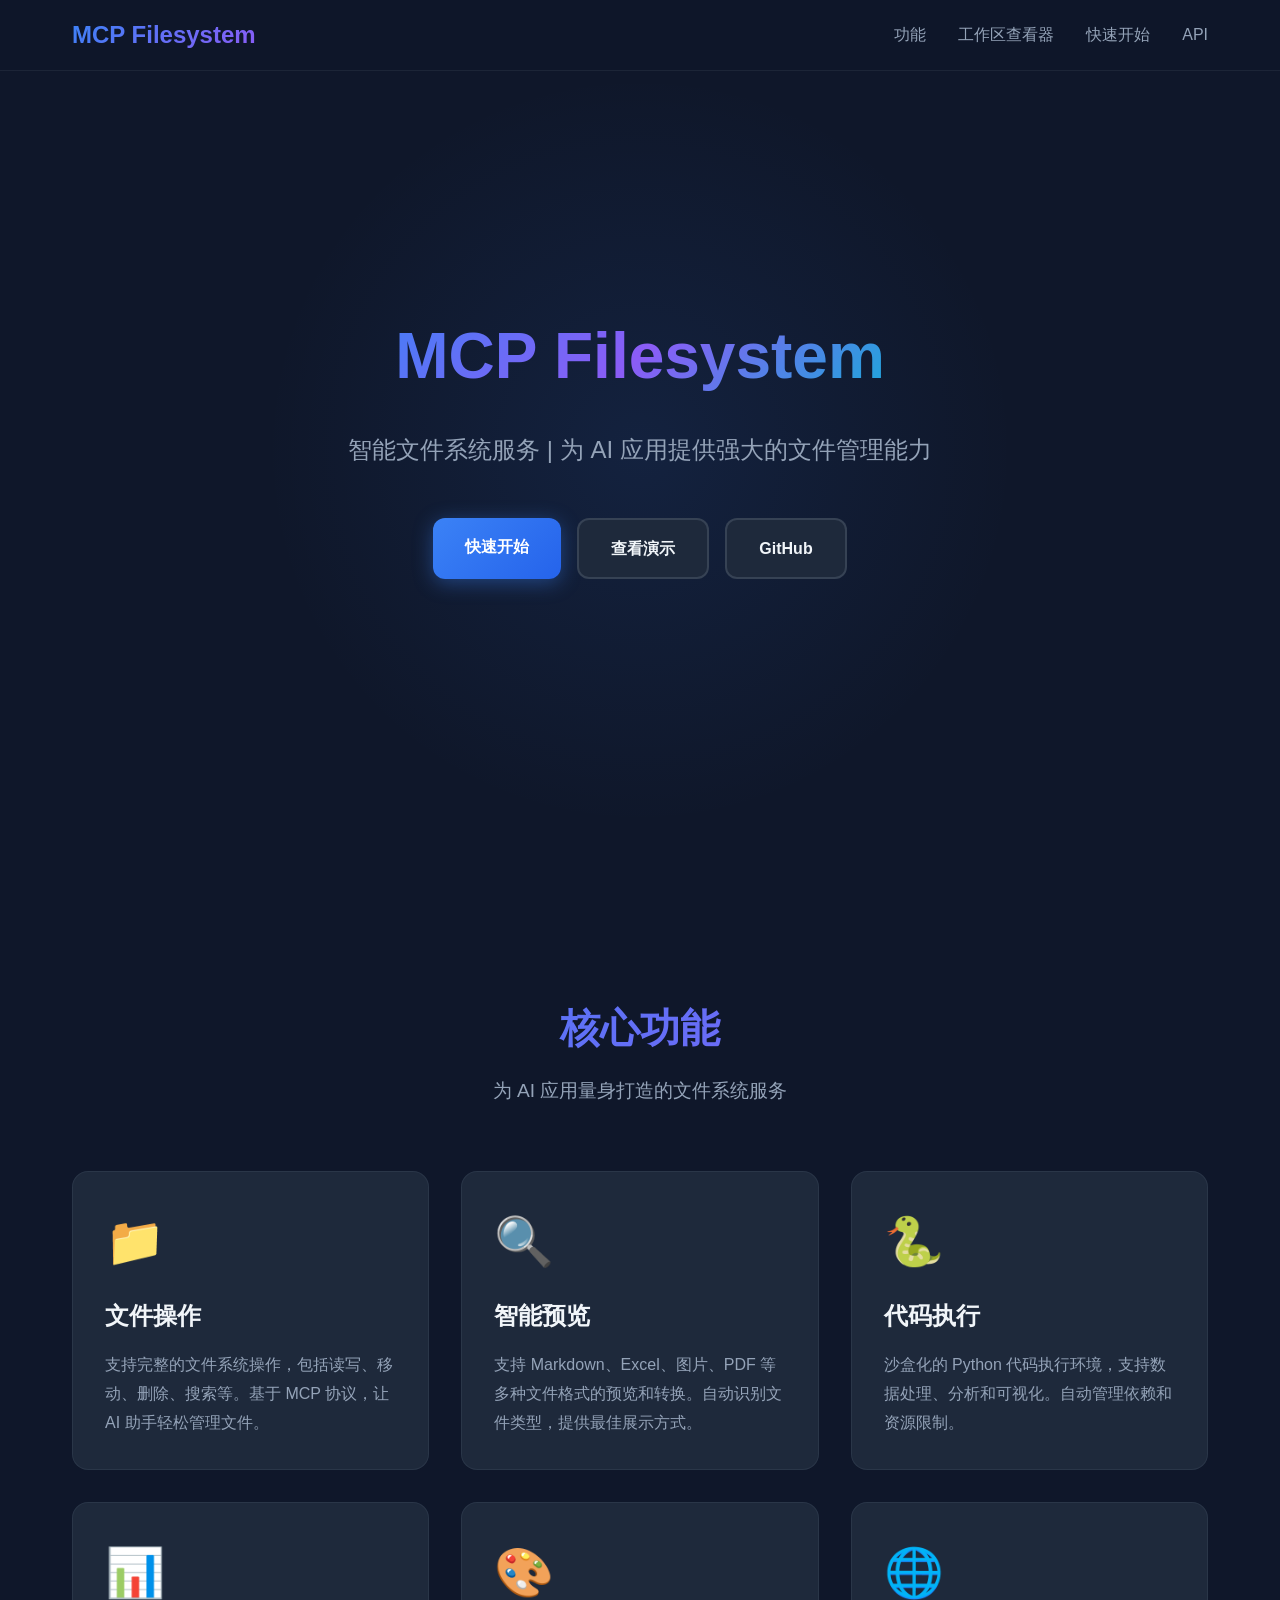
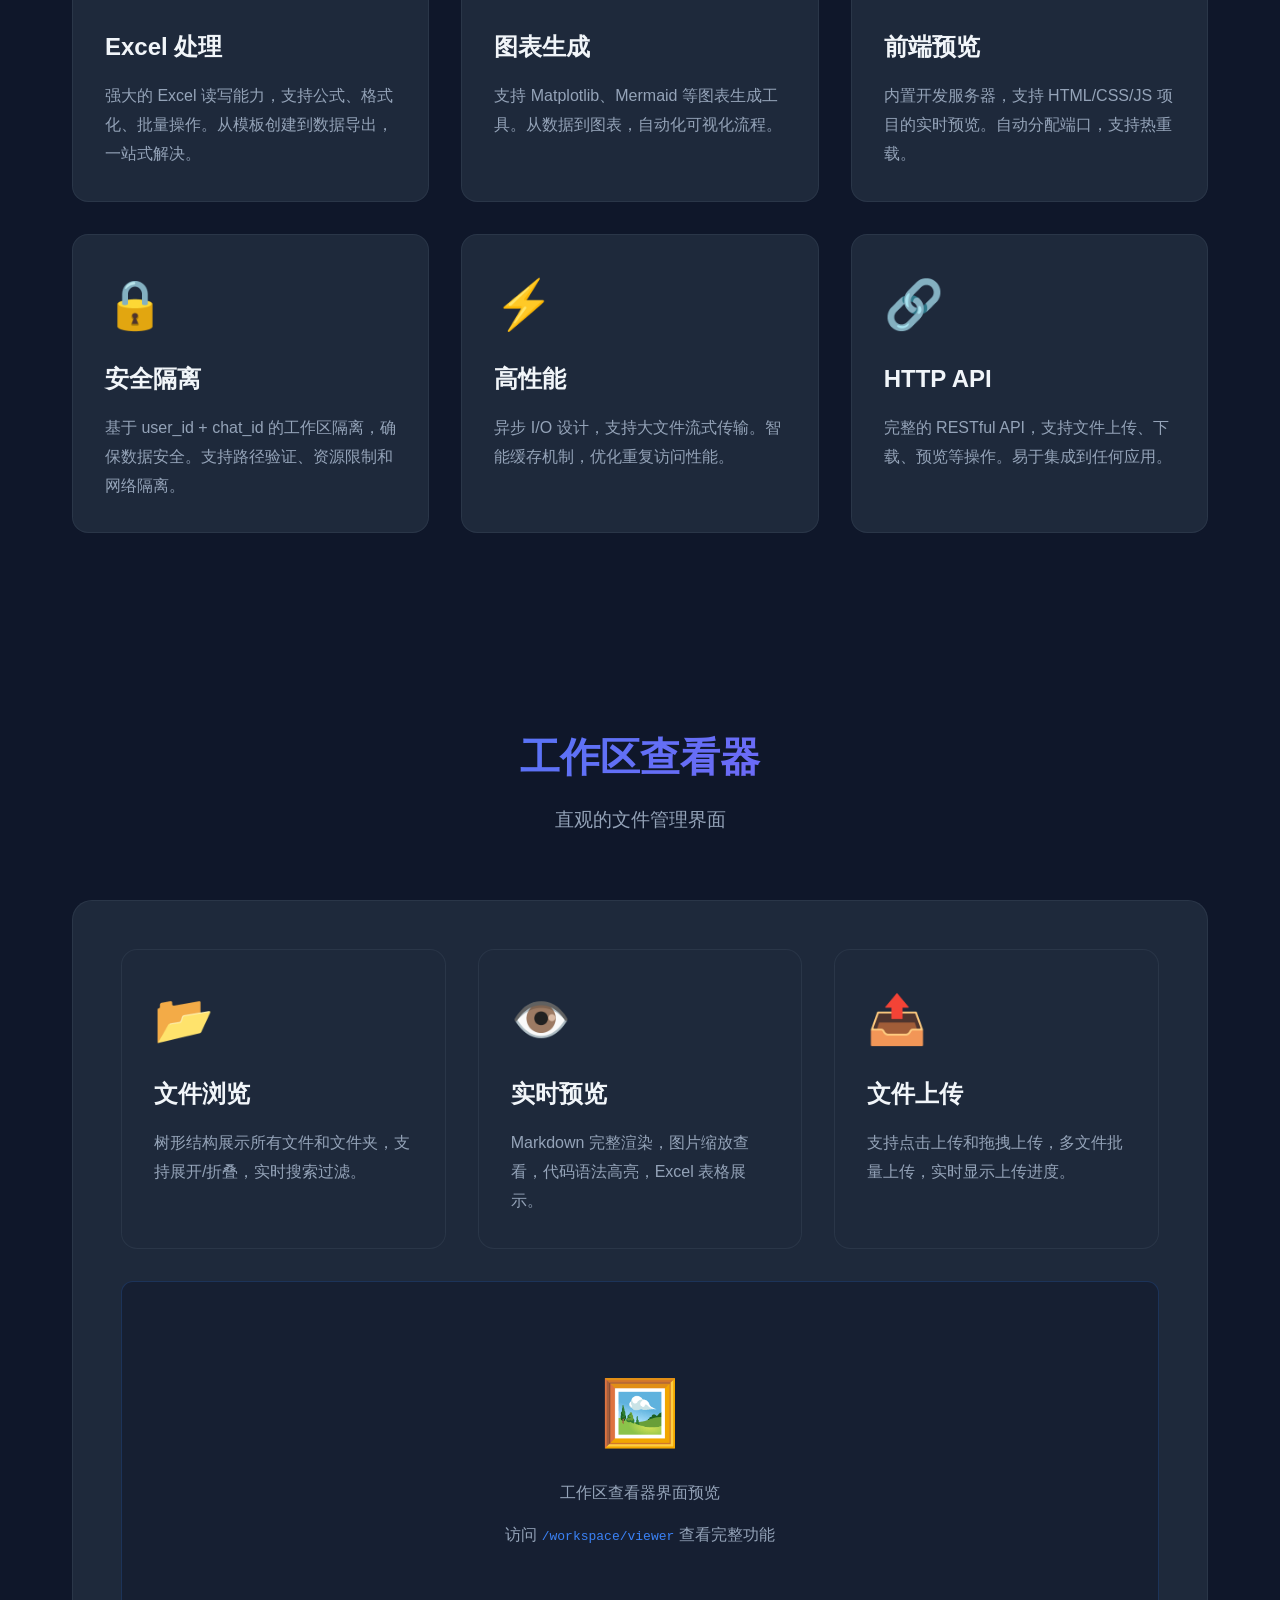
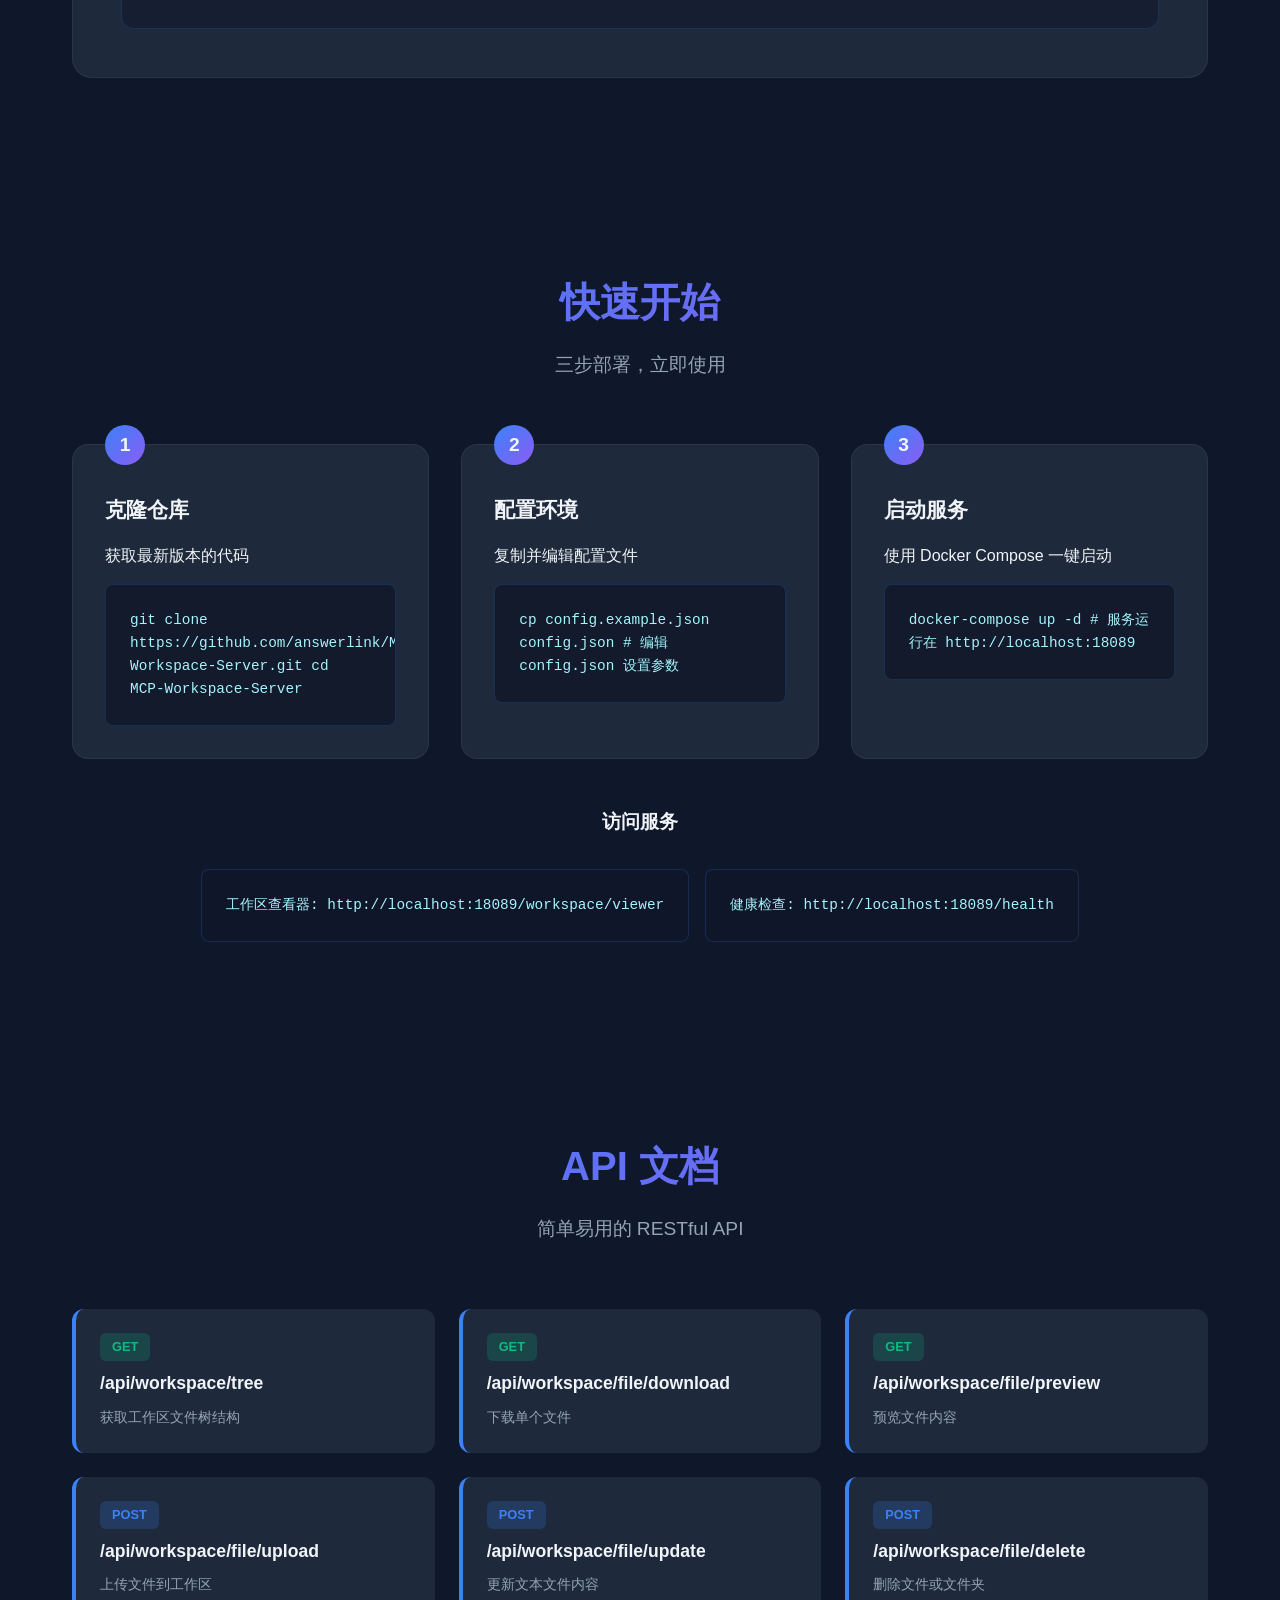
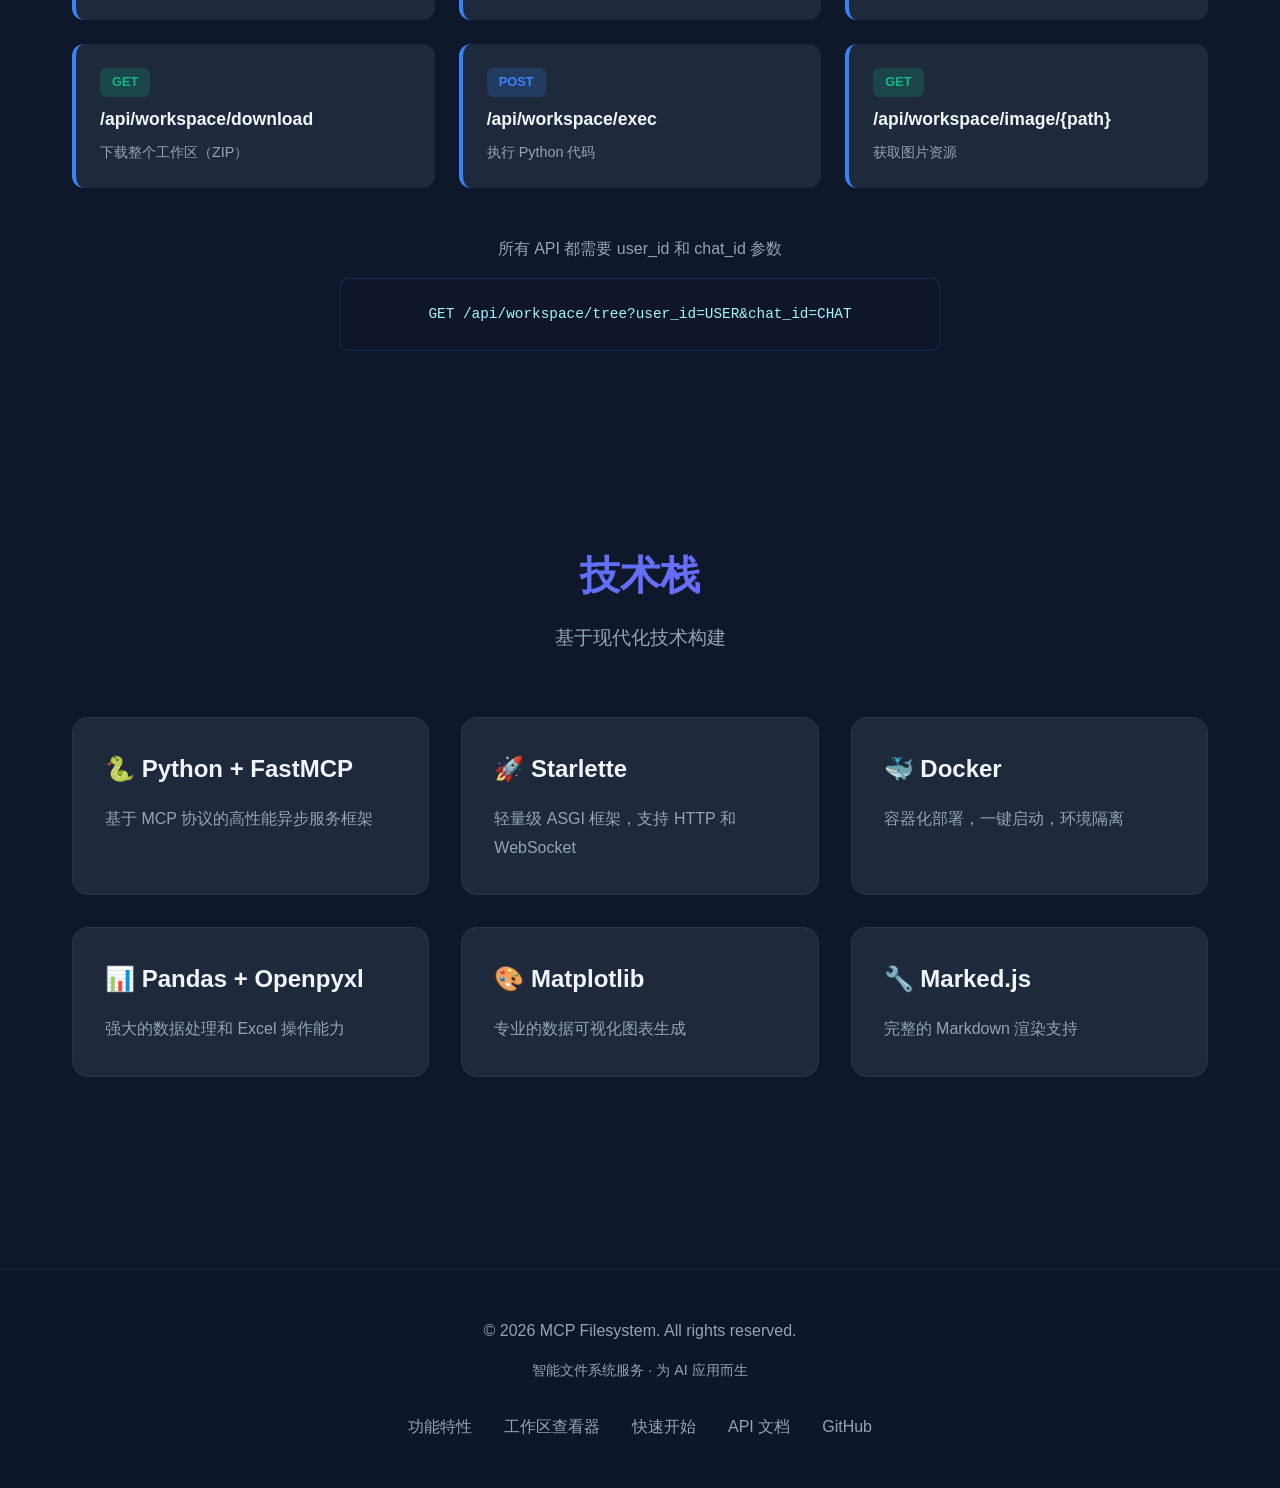
<file: portal/index.html>
<!DOCTYPE html>
<html lang="zh-CN">
<head>
    <meta charset="UTF-8">
    <meta name="viewport" content="width=device-width, initial-scale=1.0">
    <title>MCP Filesystem - 智能文件系统服务</title>
    <style>
        * {
            margin: 0;
            padding: 0;
            box-sizing: border-box;
        }

        :root {
            --primary: #3b82f6;
            --primary-dark: #2563eb;
            --secondary: #8b5cf6;
            --accent: #06b6d4;
            --dark-bg: #0f172a;
            --dark-card: #1e293b;
            --text-primary: #f1f5f9;
            --text-secondary: #94a3b8;
            --gradient-1: linear-gradient(135deg, #667eea 0%, #764ba2 100%);
            --gradient-2: linear-gradient(135deg, #f093fb 0%, #f5576c 100%);
            --gradient-3: linear-gradient(135deg, #4facfe 0%, #00f2fe 100%);
        }

        body {
            font-family: -apple-system, BlinkMacSystemFont, "Segoe UI", Roboto, "Helvetica Neue", Arial, sans-serif;
            background: var(--dark-bg);
            color: var(--text-primary);
            line-height: 1.6;
            overflow-x: hidden;
        }

        /* 导航栏 */
        nav {
            position: fixed;
            top: 0;
            left: 0;
            right: 0;
            background: rgba(15, 23, 42, 0.9);
            backdrop-filter: blur(10px);
            z-index: 1000;
            border-bottom: 1px solid rgba(148, 163, 184, 0.1);
        }

        .nav-container {
            max-width: 1200px;
            margin: 0 auto;
            padding: 1rem 2rem;
            display: flex;
            justify-content: space-between;
            align-items: center;
        }

        .logo {
            font-size: 1.5rem;
            font-weight: 700;
            background: linear-gradient(135deg, var(--primary), var(--secondary));
            -webkit-background-clip: text;
            -webkit-text-fill-color: transparent;
            background-clip: text;
        }

        .nav-links {
            display: flex;
            gap: 2rem;
            list-style: none;
        }

        .nav-links a {
            color: var(--text-secondary);
            text-decoration: none;
            transition: color 0.3s;
            font-weight: 500;
        }

        .nav-links a:hover {
            color: var(--primary);
        }

        /* Hero 区域 */
        .hero {
            min-height: 100vh;
            display: flex;
            align-items: center;
            justify-content: center;
            position: relative;
            overflow: hidden;
            padding-top: 80px;
        }

        .hero-bg {
            position: absolute;
            top: 0;
            left: 0;
            right: 0;
            bottom: 0;
            background: radial-gradient(circle at 50% 50%, rgba(59, 130, 246, 0.1) 0%, transparent 50%);
        }

        .hero-content {
            max-width: 900px;
            margin: 0 auto;
            text-align: center;
            padding: 2rem;
            position: relative;
            z-index: 1;
        }

        .hero h1 {
            font-size: 4rem;
            font-weight: 800;
            margin-bottom: 1.5rem;
            background: linear-gradient(135deg, var(--primary), var(--secondary), var(--accent));
            -webkit-background-clip: text;
            -webkit-text-fill-color: transparent;
            background-clip: text;
            animation: fadeInUp 0.8s ease-out;
        }

        .hero p {
            font-size: 1.5rem;
            color: var(--text-secondary);
            margin-bottom: 3rem;
            animation: fadeInUp 0.8s ease-out 0.2s both;
        }

        .hero-buttons {
            display: flex;
            gap: 1rem;
            justify-content: center;
            flex-wrap: wrap;
            animation: fadeInUp 0.8s ease-out 0.4s both;
        }

        .btn {
            padding: 1rem 2rem;
            border-radius: 12px;
            text-decoration: none;
            font-weight: 600;
            transition: all 0.3s;
            display: inline-block;
            border: none;
            cursor: pointer;
            font-size: 1rem;
        }

        .btn-primary {
            background: linear-gradient(135deg, var(--primary), var(--primary-dark));
            color: white;
            box-shadow: 0 4px 20px rgba(59, 130, 246, 0.4);
        }

        .btn-primary:hover {
            transform: translateY(-2px);
            box-shadow: 0 6px 30px rgba(59, 130, 246, 0.5);
        }

        .btn-secondary {
            background: var(--dark-card);
            color: var(--text-primary);
            border: 2px solid rgba(148, 163, 184, 0.2);
        }

        .btn-secondary:hover {
            border-color: var(--primary);
            transform: translateY(-2px);
        }

        /* Section 通用样式 */
        section {
            padding: 6rem 2rem;
            max-width: 1200px;
            margin: 0 auto;
        }

        .section-title {
            text-align: center;
            font-size: 2.5rem;
            font-weight: 700;
            margin-bottom: 1rem;
            background: linear-gradient(135deg, var(--primary), var(--secondary));
            -webkit-background-clip: text;
            -webkit-text-fill-color: transparent;
            background-clip: text;
        }

        .section-subtitle {
            text-align: center;
            color: var(--text-secondary);
            font-size: 1.2rem;
            margin-bottom: 4rem;
        }

        /* 功能特性网格 */
        .features-grid {
            display: grid;
            grid-template-columns: repeat(auto-fit, minmax(300px, 1fr));
            gap: 2rem;
        }

        .feature-card {
            background: var(--dark-card);
            padding: 2rem;
            border-radius: 16px;
            border: 1px solid rgba(148, 163, 184, 0.1);
            transition: all 0.3s;
            position: relative;
            overflow: hidden;
        }

        .feature-card::before {
            content: '';
            position: absolute;
            top: 0;
            left: 0;
            right: 0;
            height: 3px;
            background: linear-gradient(90deg, var(--primary), var(--secondary));
            transform: scaleX(0);
            transition: transform 0.3s;
        }

        .feature-card:hover::before {
            transform: scaleX(1);
        }

        .feature-card:hover {
            transform: translateY(-5px);
            border-color: rgba(59, 130, 246, 0.3);
            box-shadow: 0 10px 40px rgba(59, 130, 246, 0.2);
        }

        .feature-icon {
            font-size: 3rem;
            margin-bottom: 1rem;
            display: inline-block;
        }

        .feature-card h3 {
            font-size: 1.5rem;
            margin-bottom: 1rem;
            color: var(--text-primary);
        }

        .feature-card p {
            color: var(--text-secondary);
            line-height: 1.8;
        }

        /* 工作区查看器展示 */
        .viewer-showcase {
            background: var(--dark-card);
            padding: 3rem;
            border-radius: 20px;
            border: 1px solid rgba(148, 163, 184, 0.1);
            margin-top: 3rem;
        }

        .viewer-preview {
            background: rgba(15, 23, 42, 0.5);
            border-radius: 12px;
            padding: 1rem;
            border: 1px solid rgba(59, 130, 246, 0.2);
        }

        .viewer-preview img {
            width: 100%;
            border-radius: 8px;
            box-shadow: 0 10px 40px rgba(0, 0, 0, 0.3);
        }

        /* 快速开始 */
        .quick-start {
            display: grid;
            grid-template-columns: repeat(auto-fit, minmax(350px, 1fr));
            gap: 2rem;
            margin-top: 3rem;
        }

        .step-card {
            background: var(--dark-card);
            padding: 2rem;
            border-radius: 16px;
            border: 1px solid rgba(148, 163, 184, 0.1);
            position: relative;
        }

        .step-number {
            position: absolute;
            top: -20px;
            left: 2rem;
            background: linear-gradient(135deg, var(--primary), var(--secondary));
            width: 40px;
            height: 40px;
            border-radius: 50%;
            display: flex;
            align-items: center;
            justify-content: center;
            font-weight: 700;
            font-size: 1.2rem;
        }

        .step-card h3 {
            margin-top: 1rem;
            margin-bottom: 1rem;
            font-size: 1.3rem;
        }

        .code-block {
            background: rgba(15, 23, 42, 0.8);
            padding: 1.5rem;
            border-radius: 8px;
            border: 1px solid rgba(59, 130, 246, 0.2);
            margin-top: 1rem;
            font-family: 'Monaco', 'Menlo', monospace;
            font-size: 0.9rem;
            overflow-x: auto;
        }

        .code-block code {
            color: #a5f3fc;
        }

        /* API 展示 */
        .api-grid {
            display: grid;
            grid-template-columns: repeat(auto-fit, minmax(280px, 1fr));
            gap: 1.5rem;
            margin-top: 3rem;
        }

        .api-card {
            background: var(--dark-card);
            padding: 1.5rem;
            border-radius: 12px;
            border-left: 4px solid var(--primary);
            transition: all 0.3s;
        }

        .api-card:hover {
            transform: translateX(5px);
            border-left-color: var(--secondary);
        }

        .api-method {
            display: inline-block;
            padding: 0.25rem 0.75rem;
            border-radius: 6px;
            font-weight: 600;
            font-size: 0.8rem;
            margin-bottom: 0.5rem;
        }

        .method-get {
            background: rgba(16, 185, 129, 0.2);
            color: #10b981;
        }

        .method-post {
            background: rgba(59, 130, 246, 0.2);
            color: #3b82f6;
        }

        .api-card h4 {
            margin-bottom: 0.5rem;
            font-size: 1.1rem;
        }

        .api-card p {
            color: var(--text-secondary);
            font-size: 0.9rem;
        }

        /* Footer */
        footer {
            background: rgba(15, 23, 42, 0.9);
            padding: 3rem 2rem;
            text-align: center;
            border-top: 1px solid rgba(148, 163, 184, 0.1);
            margin-top: 6rem;
        }

        footer p {
            color: var(--text-secondary);
            margin-bottom: 1rem;
        }

        .footer-links {
            display: flex;
            gap: 2rem;
            justify-content: center;
            margin-top: 2rem;
        }

        .footer-links a {
            color: var(--text-secondary);
            text-decoration: none;
            transition: color 0.3s;
        }

        .footer-links a:hover {
            color: var(--primary);
        }

        /* 动画 */
        @keyframes fadeInUp {
            from {
                opacity: 0;
                transform: translateY(30px);
            }
            to {
                opacity: 1;
                transform: translateY(0);
            }
        }

        @keyframes float {
            0%, 100% {
                transform: translateY(0px);
            }
            50% {
                transform: translateY(-20px);
            }
        }

        .floating {
            animation: float 3s ease-in-out infinite;
        }

        /* 响应式 */
        @media (max-width: 768px) {
            .hero h1 {
                font-size: 2.5rem;
            }

            .hero p {
                font-size: 1.2rem;
            }

            .nav-links {
                display: none;
            }

            .features-grid,
            .quick-start,
            .api-grid {
                grid-template-columns: 1fr;
            }

            section {
                padding: 4rem 1rem;
            }
        }

        /* 滚动条美化 */
        ::-webkit-scrollbar {
            width: 10px;
        }

        ::-webkit-scrollbar-track {
            background: var(--dark-bg);
        }

        ::-webkit-scrollbar-thumb {
            background: var(--dark-card);
            border-radius: 5px;
        }

        ::-webkit-scrollbar-thumb:hover {
            background: var(--primary);
        }
    </style>
</head>
<body>
    <!-- 导航栏 -->
    <nav>
        <div class="nav-container">
            <div class="logo">MCP Filesystem</div>
            <ul class="nav-links">
                <li><a href="#features">功能</a></li>
                <li><a href="#viewer">工作区查看器</a></li>
                <li><a href="#quickstart">快速开始</a></li>
                <li><a href="#api">API</a></li>
            </ul>
        </div>
    </nav>

    <!-- Hero 区域 -->
    <section class="hero">
        <div class="hero-bg"></div>
        <div class="hero-content">
            <h1>MCP Filesystem</h1>
            <p>智能文件系统服务 | 为 AI 应用提供强大的文件管理能力</p>
            <div class="hero-buttons">
                <a href="#quickstart" class="btn btn-primary">快速开始</a>
                <a href="#viewer" class="btn btn-secondary">查看演示</a>
                <a href="https://github.com/answerlink/MCP-Workspace-Server" class="btn btn-secondary" target="_blank">GitHub</a>
            </div>
        </div>
    </section>

    <!-- 功能特性 -->
    <section id="features">
        <h2 class="section-title">核心功能</h2>
        <p class="section-subtitle">为 AI 应用量身打造的文件系统服务</p>

        <div class="features-grid">
            <div class="feature-card">
                <div class="feature-icon">📁</div>
                <h3>文件操作</h3>
                <p>支持完整的文件系统操作，包括读写、移动、删除、搜索等。基于 MCP 协议，让 AI 助手轻松管理文件。</p>
            </div>

            <div class="feature-card">
                <div class="feature-icon">🔍</div>
                <h3>智能预览</h3>
                <p>支持 Markdown、Excel、图片、PDF 等多种文件格式的预览和转换。自动识别文件类型，提供最佳展示方式。</p>
            </div>

            <div class="feature-card">
                <div class="feature-icon">🐍</div>
                <h3>代码执行</h3>
                <p>沙盒化的 Python 代码执行环境，支持数据处理、分析和可视化。自动管理依赖和资源限制。</p>
            </div>

            <div class="feature-card">
                <div class="feature-icon">📊</div>
                <h3>Excel 处理</h3>
                <p>强大的 Excel 读写能力，支持公式、格式化、批量操作。从模板创建到数据导出，一站式解决。</p>
            </div>

            <div class="feature-card">
                <div class="feature-icon">🎨</div>
                <h3>图表生成</h3>
                <p>支持 Matplotlib、Mermaid 等图表生成工具。从数据到图表，自动化可视化流程。</p>
            </div>

            <div class="feature-card">
                <div class="feature-icon">🌐</div>
                <h3>前端预览</h3>
                <p>内置开发服务器，支持 HTML/CSS/JS 项目的实时预览。自动分配端口，支持热重载。</p>
            </div>

            <div class="feature-card">
                <div class="feature-icon">🔒</div>
                <h3>安全隔离</h3>
                <p>基于 user_id + chat_id 的工作区隔离，确保数据安全。支持路径验证、资源限制和网络隔离。</p>
            </div>

            <div class="feature-card">
                <div class="feature-icon">⚡</div>
                <h3>高性能</h3>
                <p>异步 I/O 设计，支持大文件流式传输。智能缓存机制，优化重复访问性能。</p>
            </div>

            <div class="feature-card">
                <div class="feature-icon">🔗</div>
                <h3>HTTP API</h3>
                <p>完整的 RESTful API，支持文件上传、下载、预览等操作。易于集成到任何应用。</p>
            </div>
        </div>
    </section>

    <!-- 工作区查看器 -->
    <section id="viewer">
        <h2 class="section-title">工作区查看器</h2>
        <p class="section-subtitle">直观的文件管理界面</p>

        <div class="viewer-showcase">
            <div class="features-grid">
                <div class="feature-card">
                    <div class="feature-icon">📂</div>
                    <h3>文件浏览</h3>
                    <p>树形结构展示所有文件和文件夹，支持展开/折叠，实时搜索过滤。</p>
                </div>

                <div class="feature-card">
                    <div class="feature-icon">👁️</div>
                    <h3>实时预览</h3>
                    <p>Markdown 完整渲染，图片缩放查看，代码语法高亮，Excel 表格展示。</p>
                </div>

                <div class="feature-card">
                    <div class="feature-icon">📤</div>
                    <h3>文件上传</h3>
                    <p>支持点击上传和拖拽上传，多文件批量上传，实时显示上传进度。</p>
                </div>
            </div>

            <div class="viewer-preview" style="margin-top: 2rem;">
                <div style="text-align: center; padding: 4rem; color: var(--text-secondary);">
                    <div style="font-size: 4rem; margin-bottom: 1rem;">🖼️</div>
                    <p>工作区查看器界面预览</p>
                    <p style="margin-top: 1rem;">访问 <code style="color: var(--primary);">/workspace/viewer</code> 查看完整功能</p>
                </div>
            </div>
        </div>
    </section>

    <!-- 快速开始 -->
    <section id="quickstart">
        <h2 class="section-title">快速开始</h2>
        <p class="section-subtitle">三步部署，立即使用</p>

        <div class="quick-start">
            <div class="step-card">
                <div class="step-number">1</div>
                <h3>克隆仓库</h3>
                <p>获取最新版本的代码</p>
                <div class="code-block">
                    <code>git clone https://github.com/answerlink/MCP-Workspace-Server.git
cd MCP-Workspace-Server</code>
                </div>
            </div>

            <div class="step-card">
                <div class="step-number">2</div>
                <h3>配置环境</h3>
                <p>复制并编辑配置文件</p>
                <div class="code-block">
                    <code>cp config.example.json config.json
# 编辑 config.json 设置参数</code>
                </div>
            </div>

            <div class="step-card">
                <div class="step-number">3</div>
                <h3>启动服务</h3>
                <p>使用 Docker Compose 一键启动</p>
                <div class="code-block">
                    <code>docker-compose up -d
# 服务运行在 http://localhost:18089</code>
                </div>
            </div>
        </div>

        <div style="margin-top: 3rem; text-align: center;">
            <h3 style="margin-bottom: 1rem;">访问服务</h3>
            <div style="display: flex; gap: 1rem; justify-content: center; flex-wrap: wrap;">
                <div class="code-block" style="display: inline-block;">
                    <code>工作区查看器: http://localhost:18089/workspace/viewer</code>
                </div>
                <div class="code-block" style="display: inline-block;">
                    <code>健康检查: http://localhost:18089/health</code>
                </div>
            </div>
        </div>
    </section>

    <!-- API 文档 -->
    <section id="api">
        <h2 class="section-title">API 文档</h2>
        <p class="section-subtitle">简单易用的 RESTful API</p>

        <div class="api-grid">
            <div class="api-card">
                <span class="api-method method-get">GET</span>
                <h4>/api/workspace/tree</h4>
                <p>获取工作区文件树结构</p>
            </div>

            <div class="api-card">
                <span class="api-method method-get">GET</span>
                <h4>/api/workspace/file/download</h4>
                <p>下载单个文件</p>
            </div>

            <div class="api-card">
                <span class="api-method method-get">GET</span>
                <h4>/api/workspace/file/preview</h4>
                <p>预览文件内容</p>
            </div>

            <div class="api-card">
                <span class="api-method method-post">POST</span>
                <h4>/api/workspace/file/upload</h4>
                <p>上传文件到工作区</p>
            </div>

            <div class="api-card">
                <span class="api-method method-post">POST</span>
                <h4>/api/workspace/file/update</h4>
                <p>更新文本文件内容</p>
            </div>

            <div class="api-card">
                <span class="api-method method-post">POST</span>
                <h4>/api/workspace/file/delete</h4>
                <p>删除文件或文件夹</p>
            </div>

            <div class="api-card">
                <span class="api-method method-get">GET</span>
                <h4>/api/workspace/download</h4>
                <p>下载整个工作区（ZIP）</p>
            </div>

            <div class="api-card">
                <span class="api-method method-post">POST</span>
                <h4>/api/workspace/exec</h4>
                <p>执行 Python 代码</p>
            </div>

            <div class="api-card">
                <span class="api-method method-get">GET</span>
                <h4>/api/workspace/image/{path}</h4>
                <p>获取图片资源</p>
            </div>
        </div>

        <div style="margin-top: 3rem; text-align: center;">
            <p style="color: var(--text-secondary); margin-bottom: 1rem;">所有 API 都需要 user_id 和 chat_id 参数</p>
            <div class="code-block" style="max-width: 600px; margin: 0 auto;">
                <code>GET /api/workspace/tree?user_id=USER&chat_id=CHAT</code>
            </div>
        </div>
    </section>

    <!-- 技术栈 -->
    <section>
        <h2 class="section-title">技术栈</h2>
        <p class="section-subtitle">基于现代化技术构建</p>

        <div class="features-grid">
            <div class="feature-card">
                <h3>🐍 Python + FastMCP</h3>
                <p>基于 MCP 协议的高性能异步服务框架</p>
            </div>

            <div class="feature-card">
                <h3>🚀 Starlette</h3>
                <p>轻量级 ASGI 框架，支持 HTTP 和 WebSocket</p>
            </div>

            <div class="feature-card">
                <h3>🐳 Docker</h3>
                <p>容器化部署，一键启动，环境隔离</p>
            </div>

            <div class="feature-card">
                <h3>📊 Pandas + Openpyxl</h3>
                <p>强大的数据处理和 Excel 操作能力</p>
            </div>

            <div class="feature-card">
                <h3>🎨 Matplotlib</h3>
                <p>专业的数据可视化图表生成</p>
            </div>

            <div class="feature-card">
                <h3>🔧 Marked.js</h3>
                <p>完整的 Markdown 渲染支持</p>
            </div>
        </div>
    </section>

    <!-- Footer -->
    <footer>
        <p>&copy; 2026 MCP Filesystem. All rights reserved.</p>
        <p style="color: var(--text-secondary); font-size: 0.9rem;">
            智能文件系统服务 · 为 AI 应用而生
        </p>
        <div class="footer-links">
            <a href="#features">功能特性</a>
            <a href="#viewer">工作区查看器</a>
            <a href="#quickstart">快速开始</a>
            <a href="#api">API 文档</a>
            <a href="https://github.com/answerlink/MCP-Workspace-Server" target="_blank">GitHub</a>
        </div>
    </footer>

    <script>
        // 平滑滚动
        document.querySelectorAll('a[href^="#"]').forEach(anchor => {
            anchor.addEventListener('click', function (e) {
                e.preventDefault();
                const target = document.querySelector(this.getAttribute('href'));
                if (target) {
                    target.scrollIntoView({
                        behavior: 'smooth',
                        block: 'start'
                    });
                }
            });
        });

        // 滚动动画
        const observerOptions = {
            threshold: 0.1,
            rootMargin: '0px 0px -100px 0px'
        };

        const observer = new IntersectionObserver((entries) => {
            entries.forEach(entry => {
                if (entry.isIntersecting) {
                    entry.target.style.animation = 'fadeInUp 0.6s ease-out forwards';
                }
            });
        }, observerOptions);

        document.querySelectorAll('.feature-card, .step-card, .api-card').forEach(el => {
            el.style.opacity = '0';
            observer.observe(el);
        });
    </script>
</body>
</html>
</file>
